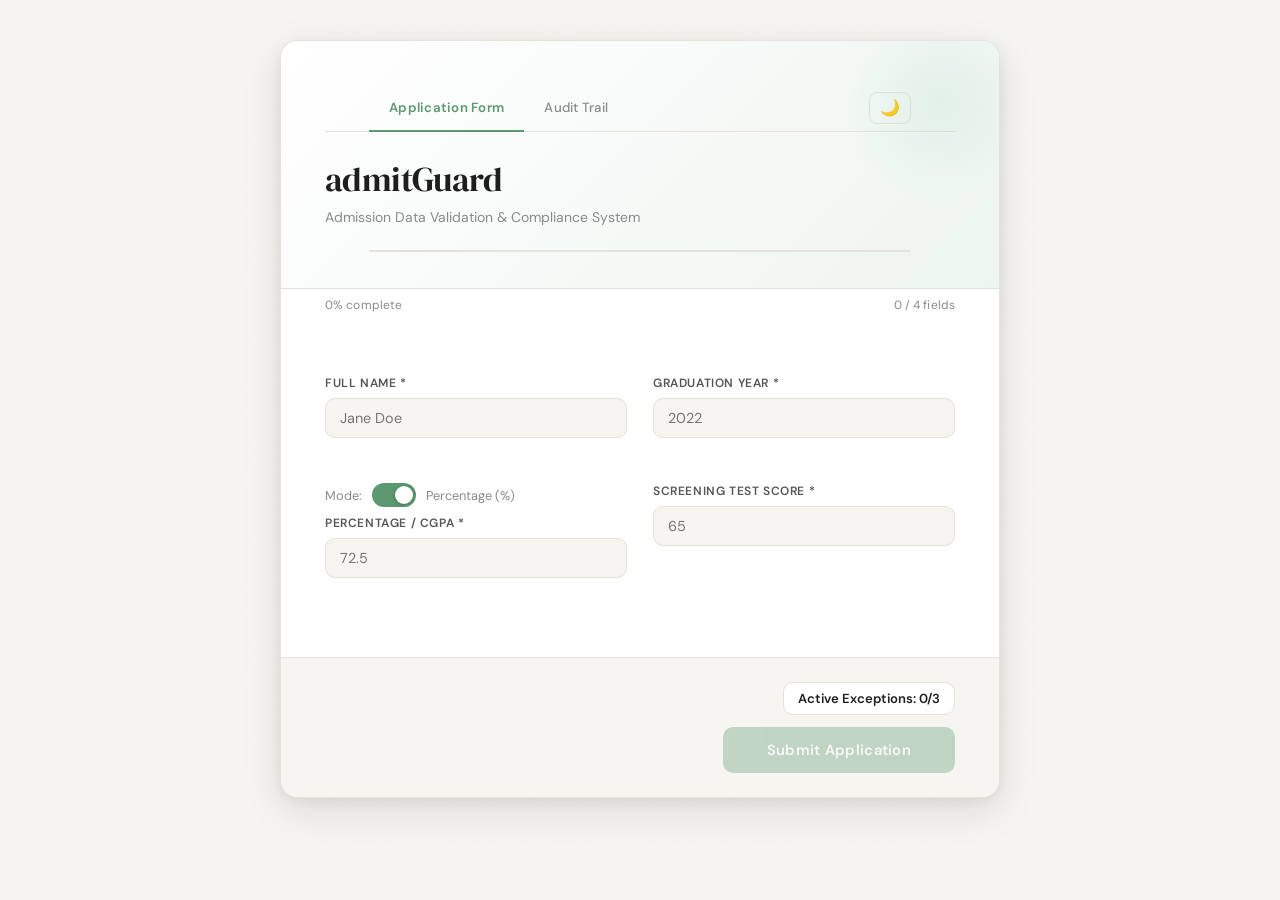
<file: src/index.html>
<!DOCTYPE html>
<html lang="en">
<head>
<meta charset="UTF-8">
<meta name="viewport" content="width=device-width, initial-scale=1.0">
<title>admitGuard - Candidate Admission Form</title>
<link rel="stylesheet" href="styles.css">
</head>
<body>
<div class="wrap">
  <header>
    <div class="tab-nav">
      <button class="tab-btn active" data-tab="form">Application Form</button>
      <button class="tab-btn" data-tab="audit">Audit Trail</button>
      <div class="theme-toggle">
        <button class="theme-btn" id="themeToggle" aria-label="Toggle dark mode">
          <span class="theme-icon">🌙</span>
        </button>
      </div>
    </div>
    <h1>admitGuard</h1>
    <p>Admission Data Validation & Compliance System</p>
    <div class="progress-bar"><div class="progress-fill" id="pfill"></div></div>
  </header>
  <div class="tab-content">
    <div class="tab-pane active" id="form-tab">
      <div class="progress-label">
        <span id="ppct">0% complete</span>
        <span id="pcnt">0 / 4 fields</span>
      </div>

      <div class="error-banner" id="errBanner">
        <h4>Please fix the following:</h4>
        <ul class="error-list" id="errList"></ul>
      </div>

      <div class="warning-banner" id="warningBanner">
        <span class="warning-icon">⚠️</span>
        <span class="warning-text">This candidate has more than 2 exceptions. Entry will be flagged for manager review.</span>
      </div>

      <form id="theForm" class="form-body" novalidate>
        <!-- Form fields will be dynamically generated from configuration -->
      </form>

      <footer>
        <div class="exception-counter" id="exceptionCounter">Active Exceptions: 0/4</div>
        <button type="submit" form="theForm" class="submit-btn" id="submitBtn" disabled>Submit Application</button>
      </footer>
    </div>

    <div class="tab-pane" id="audit-tab">
      <div class="audit-header">
        <p>Audit Logs</p>
        <div class="audit-actions">
          <button class="sync-btn" id="syncBtn">Sync from File</button>
          <button class="download-btn" id="downloadBtn">Download JSON</button>
          <button class="clear-btn" id="clearLogBtn">Clear Log</button>
        </div>
      </div>
      <div class="audit-content">
        <div class="audit-summary" id="auditSummary">
          <div class="summary-item">
            <span class="summary-label">Total Submissions:</span>
            <span class="summary-value" id="totalSubmissions">0</span>
          </div>
          <div class="summary-item">
            <span class="summary-label">Flagged for Review:</span>
            <span class="summary-value" id="flaggedCount">0</span>
          </div>
        </div>
        <div class="audit-table-container">
          <table class="audit-table" id="auditTable">
            <thead>
              <tr>
                <th>Candidate Name</th>
                <th>Submission Time</th>
                <th>Exception Count</th>
                <th>Flagged</th>
                <th>Actions</th>
              </tr>
            </thead>
            <tbody id="auditTableBody">
              <!-- Audit entries will be populated here -->
            </tbody>
          </table>
          <div class="empty-state" id="emptyState">
            <p>No audit entries found. Once forms are submitted, they will appear here.</p>
          </div>
        </div>
      </div>
    </div>
  </div>
</div>

<!-- Confirmation Modal -->
<div class="modal-overlay" id="confirmModal">
  <div class="modal-content">
    <div class="modal-header">
      <h2>Confirm admitGuard Submission</h2>
      <p>Please review your application details before submitting</p>
    </div>
    
    <div class="modal-body">
      <div class="summary-grid" id="formSummary"></div>
      
      <div class="summary-section" id="exceptionsSection" style="display: none;">
        <h3>Exceptions <span class="exception-count" id="exceptionBadge"></span></h3>
        <div class="exceptions-list" id="exceptionsList"></div>
      </div>
      
      <div class="summary-section flagged-warning" id="flaggedWarning" style="display: none;">
        <div class="warning-icon">⚠️</div>
        <p><strong>This application will be flagged for manager review</strong> due to multiple exceptions.</p>
      </div>
    </div>
    
    <div class="modal-footer">
      <button type="button" class="btn-secondary" id="cancelBtn">Cancel</button>
      <button type="button" class="btn-primary" id="confirmBtn">Confirm & Submit</button>
    </div>
  </div>
</div>

<script src="script.js"></script>
</body>
</html>
</file>
<file: src/styles.css>
@import url('https://fonts.googleapis.com/css2?family=DM+Serif+Display:ital@0;1&family=DM+Sans:ital,opsz,wght@0,9..40,300;0,9..40,400;0,9..40,500;0,9..40,600;1,9..40,400&display=swap');

*, *::before, *::after { box-sizing: border-box; margin: 0; padding: 0; }

/* ─── Selection ─────────────────────────────────────────── */
::selection {
  background: rgba(111, 165, 128, 0.28);
  color: #2d2d2d;
}

[data-theme="dark"] ::selection {
  background: rgba(129, 201, 148, 0.32);
  color: #f0f0f0;
}

:root {
  --bg: #f6f5f0;
  --surface: #ffffff;
  --ink: #1e1e1e;
  --muted: #8a8a8a;
  --border: #e4e2db;
  --accent: #5c9970;
  --accent-light: #edf5f0;
  --danger: #d95f5f;
  --warn: #e09642;
  --ok: #5c9970;
  --warn-bg: #fdf7ee;
  --radius: 10px;
  --shadow-sm: 0 1px 3px rgba(0,0,0,0.06), 0 1px 2px rgba(0,0,0,0.04);
  --shadow-md: 0 4px 16px rgba(0,0,0,0.08), 0 2px 6px rgba(0,0,0,0.05);
  --shadow-lg: 0 12px 40px rgba(0,0,0,0.10), 0 4px 12px rgba(0,0,0,0.06);
}

[data-theme="dark"] {
  --bg: #0f1117;
  --surface: #181c24;
  --ink: #e8e6e1;
  --muted: #7a7d8a;
  --border: #252932;
  --accent: #6dbb85;
  --accent-light: #1a2e22;
  --danger: #e06060;
  --warn: #d4964a;
  --ok: #6dbb85;
  --warn-bg: #201a0e;
  --shadow-sm: 0 1px 3px rgba(0,0,0,0.3), 0 1px 2px rgba(0,0,0,0.2);
  --shadow-md: 0 4px 16px rgba(0,0,0,0.4), 0 2px 6px rgba(0,0,0,0.3);
  --shadow-lg: 0 12px 40px rgba(0,0,0,0.5), 0 4px 12px rgba(0,0,0,0.35);
}

body {
  font-family: 'DM Sans', sans-serif;
  background: var(--bg);
  min-height: 100vh;
  padding: 40px 16px;
  color: var(--ink);
  transition: background 0.3s ease, color 0.3s ease;
  /* Subtle grain texture on body */
  background-image: url("data:image/svg+xml,%3Csvg xmlns='http://www.w3.org/2000/svg' width='200' height='200'%3E%3Cfilter id='n'%3E%3CfeTurbulence type='fractalNoise' baseFrequency='0.75' numOctaves='4' stitchTiles='stitch'/%3E%3CfeColorMatrix type='saturate' values='0'/%3E%3C/filter%3E%3Crect width='200' height='200' filter='url(%23n)' opacity='0.03'/%3E%3C/svg%3E");
}

[data-theme="dark"] body {
  background-image: url("data:image/svg+xml,%3Csvg xmlns='http://www.w3.org/2000/svg' width='200' height='200'%3E%3Cfilter id='n'%3E%3CfeTurbulence type='fractalNoise' baseFrequency='0.75' numOctaves='4' stitchTiles='stitch'/%3E%3CfeColorMatrix type='saturate' values='0'/%3E%3C/filter%3E%3Crect width='200' height='200' filter='url(%23n)' opacity='0.06'/%3E%3C/svg%3E");
}

/* ─── Modal ──────────────────────────────────────────────── */
.modal-overlay {
  position: fixed;
  top: 0; left: 0; right: 0; bottom: 0;
  background: rgba(0, 0, 0, 0.55);
  backdrop-filter: blur(6px);
  -webkit-backdrop-filter: blur(6px);
  display: flex;
  align-items: center;
  justify-content: center;
  z-index: 1000;
  opacity: 0;
  visibility: hidden;
  transition: all 0.3s cubic-bezier(0.16, 1, 0.3, 1);
}

.modal-overlay.show {
  opacity: 1;
  visibility: visible;
}

.modal-content {
  background: var(--surface);
  border-radius: 14px;
  max-width: 600px;
  width: 90%;
  max-height: 80vh;
  overflow-y: auto;
  box-shadow: var(--shadow-lg), 0 0 0 1px var(--border);
  transform: translateY(12px) scale(0.97);
  transition: transform 0.35s cubic-bezier(0.16, 1, 0.3, 1);
}

.modal-overlay.show .modal-content {
  transform: translateY(0) scale(1);
}

/* Custom scrollbar for modal */
.modal-content::-webkit-scrollbar { width: 6px; }
.modal-content::-webkit-scrollbar-track { background: transparent; }
.modal-content::-webkit-scrollbar-thumb {
  background: var(--border);
  border-radius: 3px;
}
.modal-content::-webkit-scrollbar-thumb:hover {
  background: var(--muted);
}

.modal-header {
  padding: 28px 28px 22px;
  border-bottom: 1px solid var(--border);
}

.modal-header h2 {
  font-family: 'DM Serif Display', serif;
  font-size: 1.55rem;
  margin-bottom: 6px;
  color: var(--ink);
  letter-spacing: -0.3px;
}

.modal-header p {
  color: var(--muted);
  font-size: 0.875rem;
}

.modal-body { padding: 22px 28px; }

.summary-section { margin-bottom: 26px; }

.summary-section h3 {
  font-size: 1rem;
  font-weight: 600;
  margin-bottom: 12px;
  color: var(--ink);
  display: flex;
  align-items: center;
  gap: 8px;
  letter-spacing: 0.01em;
}

.summary-grid { display: grid; gap: 8px; }

.summary-table {
  width: 100%;
  border-collapse: collapse;
  background: var(--surface);
  border-radius: 10px;
  overflow: hidden;
  border: 1px solid var(--border);
}

.summary-table th {
  background: var(--bg);
  padding: 11px 16px;
  text-align: left;
  font-size: 0.75rem;
  font-weight: 600;
  letter-spacing: 0.06em;
  text-transform: uppercase;
  color: var(--muted);
  border-bottom: 1px solid var(--border);
}

.summary-table td {
  padding: 11px 16px;
  font-size: 0.85rem;
  color: var(--ink);
  border-bottom: 1px solid var(--border);
  transition: background 0.15s ease;
}

.summary-table tbody tr:last-child td { border-bottom: none; }

.summary-table-label {
  font-weight: 600;
  color: var(--muted);
  min-width: 140px;
  font-size: 0.8rem;
  text-transform: uppercase;
  letter-spacing: 0.04em;
}

.summary-table-value {
  font-weight: 500;
  color: var(--ink);
  word-break: break-word;
}

.summary-table-value.warning {
  color: var(--warn);
  font-weight: 600;
}

.flagged-row { background: var(--warn-bg); }

.summary-table tbody tr:hover { background: var(--accent-light); }
.summary-table .flagged-row:hover { background: var(--warn-bg); filter: brightness(0.97); }

.summary-item {
  display: flex;
  justify-content: space-between;
  align-items: center;
  padding: 8px 0;
  border-bottom: 1px solid var(--border);
}
.summary-item:last-child { border-bottom: none; }
.summary-label { font-weight: 500; color: var(--muted); font-size: 0.85rem; }
.summary-value { font-weight: 600; color: var(--ink); }

.exception-count {
  background: var(--warn);
  color: white;
  padding: 2px 8px;
  border-radius: 12px;
  font-size: 0.75rem;
  font-weight: 600;
}

.exceptions-list {
  background: var(--warn-bg);
  border-radius: 8px;
  padding: 12px;
  border: 1px solid rgba(224, 150, 66, 0.2);
}

.exception-item {
  margin-bottom: 8px;
  padding: 10px 12px;
  background: var(--surface);
  border-radius: 6px;
  border-left: 3px solid var(--warn);
  box-shadow: var(--shadow-sm);
}
.exception-item:last-child { margin-bottom: 0; }

.exception-field {
  font-weight: 600;
  color: var(--ink);
  margin-bottom: 4px;
  font-size: 0.85rem;
}

.exception-rationale {
  font-size: 0.82rem;
  color: var(--muted);
  line-height: 1.5;
}

.flagged-warning {
  background: rgba(224, 96, 96, 0.08);
  border: 1px solid rgba(224, 96, 96, 0.25);
  border-radius: 8px;
  padding: 12px;
  display: flex;
  align-items: center;
  gap: 10px;
}

.flagged-warning .warning-icon { font-size: 1.1rem; }

.flagged-warning p {
  color: var(--danger);
  font-weight: 500;
  font-size: 0.875rem;
}

.modal-footer {
  padding: 20px 28px;
  border-top: 1px solid var(--border);
  display: flex;
  gap: 10px;
  justify-content: flex-end;
  background: var(--bg);
  border-radius: 0 0 14px 14px;
}

.btn-primary, .btn-secondary {
  padding: 9px 22px;
  border-radius: 8px;
  font-family: inherit;
  font-size: 0.875rem;
  font-weight: 500;
  border: none;
  cursor: pointer;
  transition: all 0.2s cubic-bezier(0.4, 0, 0.2, 1);
  letter-spacing: 0.01em;
}

.btn-primary {
  background: var(--accent);
  color: #fff;
  box-shadow: 0 1px 4px rgba(92, 153, 112, 0.3);
}
.btn-primary:hover {
  background: #4d8660;
  transform: translateY(-1px);
  box-shadow: 0 4px 12px rgba(92, 153, 112, 0.35);
}
.btn-primary:active { transform: translateY(0); }

.btn-secondary {
  background: transparent;
  color: var(--muted);
  border: 1px solid var(--border);
}
.btn-secondary:hover {
  background: var(--accent-light);
  color: var(--ink);
  border-color: var(--accent);
}

/* ─── Main Wrapper ───────────────────────────────────────── */
.wrap {
  max-width: 720px;
  margin: 0 auto;
  background: var(--surface);
  border-radius: 18px;
  border: 1px solid var(--border);
  overflow: hidden;
  box-shadow: var(--shadow-lg);
  transition: box-shadow 0.3s ease;
}

[data-theme="dark"] .wrap {
  box-shadow: var(--shadow-lg), 0 0 0 1px rgba(255,255,255,0.04);
}

/* ─── Header ─────────────────────────────────────────────── */
header {
  padding: 44px 44px 36px;
  border-bottom: 1px solid var(--border);
  background: linear-gradient(135deg, var(--surface) 0%, var(--accent-light) 100%);
  position: relative;
  overflow: hidden;
}

[data-theme="dark"] header {
  background: linear-gradient(135deg, var(--surface) 0%, rgba(29, 50, 36, 0.6) 100%);
}

header::before {
  content: '';
  position: absolute;
  top: -40px; right: -40px;
  width: 200px; height: 200px;
  border-radius: 50%;
  background: radial-gradient(circle, rgba(109, 187, 133, 0.12) 0%, transparent 70%);
  pointer-events: none;
}

header h1 {
  font-family: 'DM Serif Display', serif;
  font-size: 2.1rem;
  font-weight: 400;
  letter-spacing: -0.6px;
  margin-bottom: 6px;
  color: var(--ink);
}

header p { color: var(--muted); font-size: 0.875rem; }

/* ─── Progress ───────────────────────────────────────────── */
.progress-bar {
  height: 2px;
  background: var(--border);
  margin: 24px 44px 0;
  border-radius: 2px;
}
.progress-fill {
  height: 100%;
  background: linear-gradient(90deg, var(--accent), #8fd4a5);
  width: 0%;
  transition: width 0.4s cubic-bezier(0.4, 0, 0.2, 1);
  border-radius: 2px;
  box-shadow: 0 0 8px rgba(109, 187, 133, 0.4);
}
.progress-label {
  padding: 8px 44px 28px;
  font-size: 0.75rem;
  color: var(--muted);
  display: flex;
  justify-content: space-between;
  letter-spacing: 0.01em;
}

/* ─── Banners ─────────────────────────────────────────────── */
.error-banner {
  display: none;
  margin: 0 44px 0;
  padding: 14px 16px;
  background: rgba(217, 95, 95, 0.08);
  border: 1px solid rgba(217, 95, 95, 0.25);
  border-radius: var(--radius);
  color: var(--danger);
  font-size: 0.85rem;
}
.error-banner.show { display: block; }
.error-banner.blocking {
  background: var(--danger);
  color: #fff;
  border-color: var(--danger);
}
.error-banner h4 { font-size: 0.82rem; margin-bottom: 6px; font-weight: 600; }
.error-list { list-style: none; }
.error-list li { padding: 2px 0; }
.error-list li::before { content: "› "; font-weight: 700; }

.warning-banner {
  display: none;
  margin: 0 44px 0;
  padding: 13px 16px;
  background: var(--warn-bg);
  border: 1px solid rgba(224, 150, 66, 0.3);
  border-radius: var(--radius);
  color: var(--warn);
  font-size: 0.85rem;
  align-items: center;
  gap: 8px;
}
.warning-banner.show { display: flex; }
.warning-icon { font-size: 1rem; }
.warning-text { flex: 1; }

/* ─── Form ────────────────────────────────────────────────── */
.form-body {
  padding: 34px 44px;
  display: grid;
  grid-template-columns: 1fr 1fr;
  gap: 0 26px;
}

.field { margin-bottom: 22px; }
.field.span2 { grid-column: 1 / -1; }

label {
  display: block;
  font-size: 0.75rem;
  font-weight: 600;
  color: var(--ink);
  margin-bottom: 7px;
  letter-spacing: 0.05em;
  text-transform: uppercase;
  opacity: 0.75;
}

input, select, textarea {
  width: 100%;
  padding: 10px 14px;
  border: 1.5px solid var(--border);
  border-radius: var(--radius);
  font-family: inherit;
  font-size: 0.9rem;
  background: var(--bg);
  color: var(--ink);
  transition: border-color 0.2s ease, box-shadow 0.2s ease, background 0.2s ease;
  -webkit-appearance: none;
  appearance: none;
}

[data-theme="dark"] input,
[data-theme="dark"] select,
[data-theme="dark"] textarea {
  background: #13161e;
  color: var(--ink);
  border-color: var(--border);
}

input:focus, select:focus, textarea:focus {
  outline: none;
  border-color: var(--accent);
  background: var(--surface);
  box-shadow: 0 0 0 3px rgba(109, 187, 133, 0.15), 0 1px 4px rgba(0,0,0,0.04);
}

[data-theme="dark"] input:focus,
[data-theme="dark"] select:focus,
[data-theme="dark"] textarea:focus {
  background: #1a1e28;
  box-shadow: 0 0 0 3px rgba(109, 187, 133, 0.2), 0 1px 4px rgba(0,0,0,0.2);
}

input:hover:not(:focus), select:hover:not(:focus), textarea:hover:not(:focus) {
  border-color: color-mix(in srgb, var(--accent) 40%, var(--border));
}

input.err, select.err { border-color: var(--danger); box-shadow: 0 0 0 3px rgba(217, 95, 95, 0.1); }
input.warn, select.warn { border-color: var(--warn); box-shadow: 0 0 0 3px rgba(224, 150, 66, 0.1); }

.hint {
  font-size: 0.73rem;
  margin-top: 5px;
  min-height: 18px;
  color: var(--muted);
  letter-spacing: 0.01em;
}
.hint.err { color: var(--danger); }
.hint.warn { color: var(--warn); }
.hint.ok { color: var(--ok); }

/* ─── Toggle ──────────────────────────────────────────────── */
.toggle-row { display: flex; align-items: center; gap: 10px; margin-bottom: 8px; }
.toggle-row span { font-size: 0.8rem; color: var(--muted); }
.toggle {
  width: 44px; height: 24px;
  background: var(--border);
  border-radius: 12px;
  cursor: pointer;
  position: relative;
  transition: background 0.25s cubic-bezier(0.4, 0, 0.2, 1);
  flex-shrink: 0;
  box-shadow: inset 0 1px 3px rgba(0,0,0,0.1);
}
.toggle.on { background: var(--accent); box-shadow: 0 0 0 0px rgba(109, 187, 133, 0); }
.toggle.on:hover { box-shadow: 0 0 0 3px rgba(109, 187, 133, 0.2); }
.toggle::after {
  content: '';
  position: absolute;
  top: 3px; left: 3px;
  width: 18px; height: 18px;
  background: #fff;
  border-radius: 50%;
  transition: transform 0.25s cubic-bezier(0.4, 0, 0.2, 1);
  box-shadow: 0 1px 4px rgba(0,0,0,0.25);
}
.toggle.on::after { transform: translateX(20px); }

/* ─── Exception Panel ────────────────────────────────────── */
.exception-panel {
  display: none;
  margin-top: 12px;
  padding: 16px;
  background: var(--warn-bg);
  border: 1px solid rgba(224, 150, 66, 0.25);
  border-radius: var(--radius);
  animation: slideDown 0.25s cubic-bezier(0.4, 0, 0.2, 1);
}
.exception-panel.show { display: block; }

@keyframes slideDown {
  from { opacity: 0; transform: translateY(-8px); }
  to   { opacity: 1; transform: translateY(0); }
}

.exc-check { display: flex; align-items: center; gap: 8px; margin-bottom: 10px; }
.exc-check input[type=checkbox] { width: 16px; height: 16px; margin: 0; accent-color: var(--warn); cursor: pointer; }
.exc-check label { font-size: 0.82rem; font-weight: 600; color: var(--warn); cursor: pointer; margin: 0; letter-spacing: 0.01em; }

textarea.exc-ta {
  min-height: 72px;
  resize: vertical;
  font-size: 0.82rem;
  border-color: rgba(224, 150, 66, 0.3);
  background: var(--surface);
}
.exc-help { font-size: 0.72rem; color: var(--muted); margin-top: 6px; line-height: 1.6; }
.exc-help strong { color: var(--warn); }
.exc-hint { font-size: 0.75rem; margin-top: 4px; min-height: 16px; }

/* ─── Footer ──────────────────────────────────────────────── */
footer {
  padding: 24px 44px;
  background: var(--bg);
  border-top: 1px solid var(--border);
  text-align: right;
  display: flex;
  flex-direction: column;
  align-items: flex-end;
  gap: 12px;
}

[data-theme="dark"] footer { background: #13161e; }

.exception-counter {
  font-size: 0.82rem;
  font-weight: 600;
  color: var(--ink);
  padding: 7px 14px;
  background: var(--surface);
  border: 1px solid var(--border);
  border-radius: var(--radius);
}

.submit-btn {
  background: var(--accent);
  color: #fff;
  border: none;
  padding: 13px 44px;
  font-family: inherit;
  font-size: 0.92rem;
  font-weight: 600;
  border-radius: var(--radius);
  cursor: pointer;
  transition: all 0.2s cubic-bezier(0.4, 0, 0.2, 1);
  letter-spacing: 0.02em;
  box-shadow: 0 2px 8px rgba(92, 153, 112, 0.3);
}
.submit-btn:hover:not(:disabled) {
  background: #4d8660;
  transform: translateY(-2px);
  box-shadow: 0 6px 20px rgba(92, 153, 112, 0.4);
}
.submit-btn:active:not(:disabled) { transform: translateY(0); }
.submit-btn:disabled { opacity: 0.35; cursor: not-allowed; box-shadow: none; }

/* ─── Tab Navigation ─────────────────────────────────────── */
.tab-nav {
  display: flex;
  gap: 0;
  margin-bottom: 24px;
  border-bottom: 1px solid var(--border);
  padding: 0 44px;
}

.tab-btn {
  background: none;
  border: none;
  padding: 14px 20px;
  font-family: inherit;
  font-size: 0.83rem;
  font-weight: 500;
  color: var(--muted);
  cursor: pointer;
  border-bottom: 2px solid transparent;
  margin-bottom: -1px;
  transition: color 0.2s ease, border-color 0.2s ease;
  letter-spacing: 0.02em;
}

.tab-btn:hover { color: var(--ink); }
.tab-btn.active {
  color: var(--accent);
  border-bottom-color: var(--accent);
  font-weight: 600;
}

.theme-toggle {
  margin-left: auto;
  display: flex;
  align-items: center;
}

.theme-btn {
  background: none;
  border: 1px solid var(--border);
  border-radius: 8px;
  padding: 7px 10px;
  cursor: pointer;
  transition: all 0.2s ease;
  display: flex;
  align-items: center;
  justify-content: center;
}
.theme-btn:hover {
  background: var(--accent-light);
  border-color: var(--accent);
  transform: rotate(15deg) scale(1.05);
}
.theme-icon { font-size: 1rem; line-height: 1; }

.tab-content { position: relative; }
.tab-pane { display: none; }
.tab-pane.active { display: block; }

/* ─── Audit Trail ────────────────────────────────────────── */
.audit-header {
  display: flex;
  justify-content: space-between;
  align-items: center;
  padding: 36px 44px 26px;
  border-bottom: 1px solid var(--border);
}

.audit-header h2 {
  font-family: 'DM Serif Display', serif;
  font-size: 1.5rem;
  font-weight: 400;
  color: var(--ink);
  letter-spacing: -0.3px;
}

.audit-actions { display: flex; gap: 10px; }

.download-btn, .sync-btn, .clear-btn {
  border: none;
  padding: 7px 14px;
  border-radius: 7px;
  font-family: inherit;
  font-size: 0.75rem;
  font-weight: 500;
  cursor: pointer;
  transition: all 0.2s ease;
  letter-spacing: 0.01em;
}

.download-btn { background: var(--accent); color: #fff; box-shadow: 0 1px 4px rgba(92,153,112,0.25); }
.download-btn:hover { opacity: 0.88; transform: translateY(-1px); }

.sync-btn { background: var(--warn); color: #fff; box-shadow: 0 1px 4px rgba(212,150,74,0.25); }
.sync-btn:hover { opacity: 0.88; transform: translateY(-1px); }

.clear-btn { background: transparent; color: var(--danger); border: 1px solid rgba(217, 95, 95, 0.35); }
.clear-btn:hover { background: rgba(217, 95, 95, 0.08); transform: translateY(-1px); }

.audit-content { padding: 26px 44px 36px; }

.audit-summary {
  display: flex;
  gap: 28px;
  margin-bottom: 26px;
  padding: 18px 22px;
  background: linear-gradient(135deg, var(--accent-light), transparent);
  border-radius: 12px;
  border: 1px solid rgba(109, 187, 133, 0.25);
}

[data-theme="dark"] .audit-summary {
  background: linear-gradient(135deg, var(--accent-light), #181c24);
  border-color: rgba(109, 187, 133, 0.2);
}

.summary-item {
  display: flex;
  flex-direction: column;
  gap: 4px;
}
.summary-label {
  font-size: 0.73rem;
  color: var(--muted);
  font-weight: 500;
  text-transform: uppercase;
  letter-spacing: 0.05em;
}
.summary-value {
  font-size: 1.3rem;
  font-weight: 600;
  color: var(--accent);
  font-family: 'DM Serif Display', serif;
}

/* ─── Tables ──────────────────────────────────────────────── */
.audit-table-container {
  background: var(--surface);
  border-radius: 12px;
  border: 1px solid var(--border);
  overflow: hidden;
  box-shadow: var(--shadow-sm);
}

.audit-table {
  width: 100%;
  border-collapse: collapse;
}

.audit-table th {
  background: var(--bg);
  padding: 12px 16px;
  text-align: left;
  font-size: 0.73rem;
  font-weight: 600;
  letter-spacing: 0.06em;
  text-transform: uppercase;
  color: var(--muted);
  border-bottom: 1px solid var(--border);
}

.audit-table td {
  padding: 13px 16px;
  font-size: 0.85rem;
  color: var(--ink);
  border-bottom: 1px solid var(--border);
  transition: background 0.15s ease;
}

.audit-table tbody tr:last-child td { border-bottom: none; }
.audit-table tbody tr:hover td { background: var(--accent-light); }

.flag-badge {
  display: inline-flex;
  align-items: center;
  gap: 4px;
  padding: 3px 10px;
  border-radius: 20px;
  font-size: 0.72rem;
  font-weight: 600;
  letter-spacing: 0.04em;
  text-transform: uppercase;
}

.flag-badge.yes {
  background: rgba(212, 150, 74, 0.12);
  color: var(--warn);
  border: 1px solid rgba(212, 150, 74, 0.3);
}

.flag-badge.no {
  background: rgba(109, 187, 133, 0.1);
  color: var(--ok);
  border: 1px solid rgba(109, 187, 133, 0.25);
}

.action-btn-group {
  display: flex;
  flex-wrap: wrap;
  gap: 5px;
  align-items: center;
}

.action-btn {
  background: var(--accent);
  color: #fff;
  border: none;
  padding: 4px 10px;
  font-family: inherit;
  font-size: 0.7rem;
  font-weight: 500;
  border-radius: 5px;
  cursor: pointer;
  transition: all 0.2s ease;
  letter-spacing: 0.01em;
  white-space: nowrap;
  line-height: 1.4;
}
.action-btn:hover { opacity: 0.85; transform: translateY(-1px); }

.unflag-btn {
  background: linear-gradient(135deg, rgba(109, 187, 133, 0.15), rgba(109, 187, 133, 0.05));
  color: var(--ok);
  border: 2px solid rgba(109, 187, 133, 0.4);
  font-weight: 500;
  box-shadow: 0 2px 4px rgba(109, 187, 133, 0.1);
  transition: all 0.2s ease;
}
.unflag-btn:hover { 
  background: linear-gradient(135deg, rgba(109, 187, 133, 0.25), rgba(109, 187, 133, 0.15));
  border-color: var(--ok);
  transform: translateY(-1px);
  box-shadow: 0 4px 8px rgba(109, 187, 133, 0.2);
}

.flag-btn {
  background: linear-gradient(135deg, #e67e22, #d35400);
  color: #fff;
  border: 2px solid #c0392b;
  font-weight: 600;
  box-shadow: 0 2px 4px rgba(230, 126, 34, 0.3);
  transition: all 0.2s ease;
}
.flag-btn:hover { 
  background: linear-gradient(135deg, #d35400, #c0392b);
  transform: translateY(-1px);
  box-shadow: 0 4px 8px rgba(230, 126, 34, 0.4);
}

.empty-state {
  padding: 56px 48px;
  text-align: center;
  color: var(--muted);
  font-size: 0.9rem;
}

/* ─── Audit Detail Row ───────────────────────────────────── */
.audit-detail {
  display: none;
  background: var(--bg);
  border-left: 3px solid var(--accent);
}

[data-theme="dark"] .audit-detail { background: #13161e; }

.audit-detail.show { display: table-row; }

.audit-detail td {
  padding: 18px 20px;
  font-size: 0.8rem;
  line-height: 1.7;
  border-bottom: 1px solid var(--border);
}

.detail-section { margin-bottom: 18px; }
.detail-section:last-child { margin-bottom: 0; }

.detail-title {
  font-size: 0.72rem;
  font-weight: 700;
  letter-spacing: 0.07em;
  text-transform: uppercase;
  color: var(--muted);
  margin-bottom: 10px;
}

.detail-content { color: var(--muted); }

.exception-list { list-style: none; padding: 0; }
.exception-list li {
  padding: 7px 0;
  border-bottom: 1px solid var(--border);
}
.exception-list li:last-child { border-bottom: none; }
.exception-field { font-weight: 600; color: var(--ink); font-size: 0.82rem; }
.exception-rationale { color: var(--muted); font-style: italic; margin-top: 3px; font-size: 0.8rem; }

/* ─── JSON View ───────────────────────────────────────────── */
.json-view {
  background: var(--bg);
  border: 1px solid var(--border);
  border-radius: 8px;
  padding: 14px;
  font-family: 'JetBrains Mono', 'Fira Mono', 'Courier New', monospace;
  font-size: 0.73rem;
  color: var(--ink);
  white-space: pre-wrap;
  word-break: break-all;
  max-height: 280px;
  overflow-y: auto;
  line-height: 1.7;
}

[data-theme="dark"] .json-view {
  background: #0d1117;
  border-color: #252932;
  color: #a8d8b0;
}

.json-view::-webkit-scrollbar { width: 5px; }
.json-view::-webkit-scrollbar-track { background: transparent; }
.json-view::-webkit-scrollbar-thumb { background: var(--border); border-radius: 3px; }

/* ─── Formatted Data ─────────────────────────────────────── */
.formatted-data {
  background: var(--bg);
  border: 1px solid var(--border);
  border-radius: 10px;
  padding: 16px 20px;
  font-family: 'DM Sans', sans-serif;
}

.data-row {
  display: flex;
  justify-content: space-between;
  align-items: flex-start;
  padding: 9px 0;
  border-bottom: 1px solid var(--border);
  gap: 16px;
  transition: background 0.15s ease;
}
.data-row:last-child { border-bottom: none; }

.data-label {
  font-weight: 600;
  color: var(--muted);
  font-size: 0.78rem;
  text-transform: uppercase;
  letter-spacing: 0.04em;
  min-width: 140px;
  flex-shrink: 0;
}
.data-value {
  color: var(--ink);
  font-weight: 500;
  text-align: right;
  word-break: break-word;
  flex: 1;
  font-size: 0.875rem;
}
.data-row.flagged .data-value.warning {
  color: var(--warn);
  font-weight: 600;
}

.action-buttons {
  display: flex;
  /* Use a fixed gap so the spacing is consistent regardless of screen size */
  gap: 0.75rem; 
  /* Allows buttons to wrap to a new line if the screen is very narrow */
  flex-wrap: wrap; 
  width: 100%;
}

.action-btn {
  /* This ensures they stay the same width (50/50) */
  flex: 1 1 0; 
  /* Minimum width so buttons don't become tiny slivers on mobile */
  min-width: 100px; 
  
  /* Padding based on font size makes it look good on all devices */
  padding: 0.6em 1em; 
  
  /* Standard button hygiene */
  cursor: pointer;
  text-align: center;
  border: none;
  border-radius: 4px;
  
  /* Handles long text gracefully */
  display: inline-flex;
  align-items: center;
  justify-content: center;
}

/* ─── Responsive ─────────────────────────────────────────── */
@media (max-width: 600px) {
  header, .form-body, footer, .progress-label, .progress-bar, .error-banner, .warning-banner {
    padding-left: 20px;
    padding-right: 20px;
    margin-left: 0;
    margin-right: 0;
  }
  .form-body { grid-template-columns: 1fr; padding-top: 22px; }
  .field.span2 { grid-column: 1; }
  .tab-nav { padding: 0 20px; }

  .audit-header {
    padding: 24px 20px 20px;
    flex-direction: column;
    align-items: flex-start;
    gap: 16px;
  }
  .audit-content { padding: 20px; }
  .audit-summary { flex-direction: column; gap: 16px; }
  .audit-table { font-size: 0.8rem; }
  .audit-table th, .audit-table td { padding: 8px 12px; }
  .audit-table-container { overflow-x: auto; -webkit-overflow-scrolling: touch; }
  .audit-table { min-width: 580px; }
  .audit-actions { width: 100%; justify-content: flex-start; flex-wrap: wrap; }
  .audit-actions button { font-size: 0.73rem; padding: 6px 12px; }

  .data-row { flex-direction: column; gap: 4px; align-items: flex-start; }
  .data-label { min-width: auto; }
  .data-value { text-align: left; }
}
</file>
